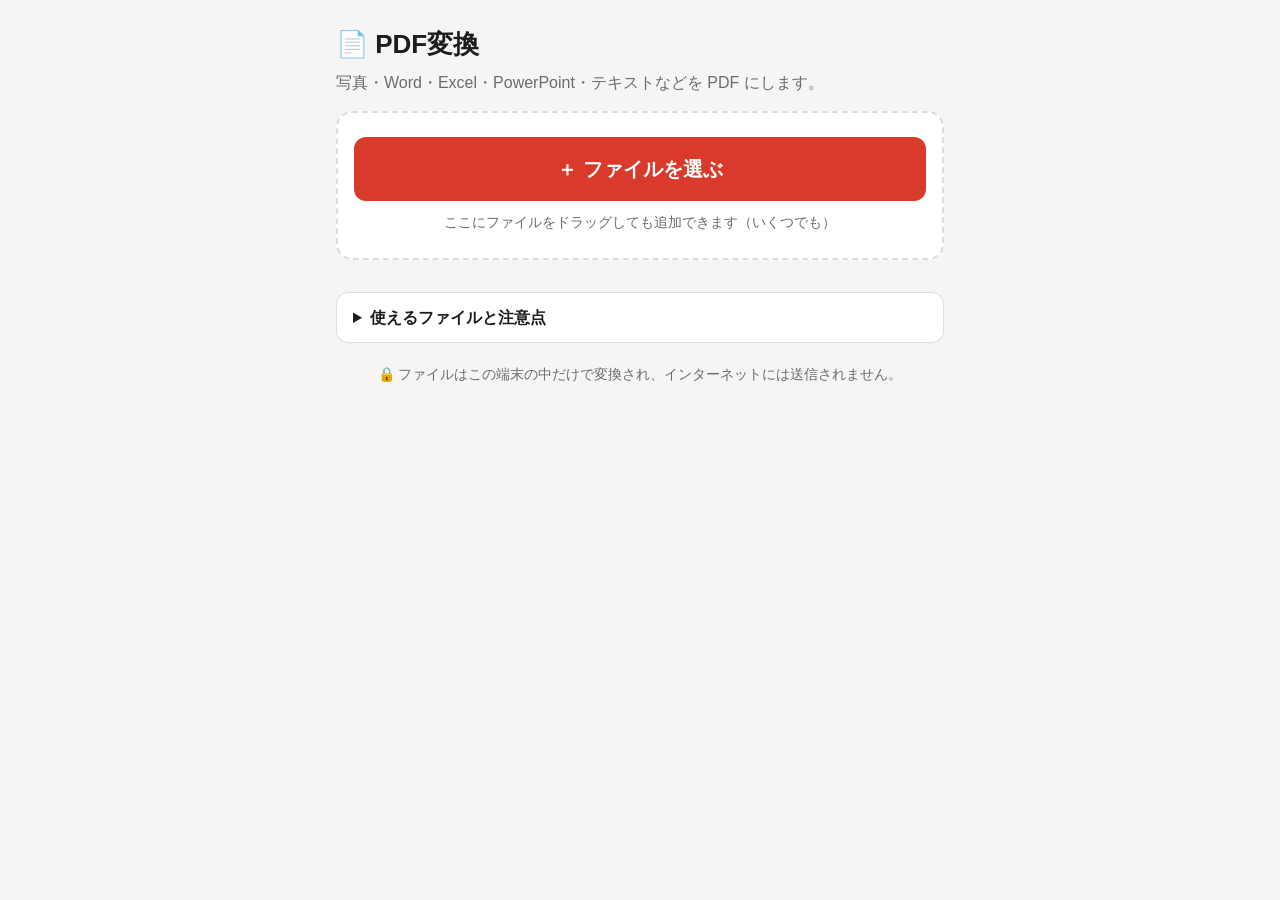
<file: index.html>
<!doctype html>
<html lang="ja">
<head>
<meta charset="utf-8">
<meta name="viewport" content="width=device-width, initial-scale=1, viewport-fit=cover">
<!-- 外部への通信を禁止する（ファイルがこの端末の外に送られないことを、ブラウザの仕組みで保証する）。
     'unsafe-eval' は HEIC 変換の部品（heic2any）が内部で使うため。通信の許可には関係しない -->
<meta http-equiv="Content-Security-Policy" content="default-src 'self'; script-src 'self' 'unsafe-eval'; style-src 'self' 'unsafe-inline'; img-src 'self' data: blob:; font-src 'self' data:; connect-src 'self' data: blob:; worker-src 'self' blob:; frame-src 'self' blob: data:; object-src 'none'; base-uri 'none'; form-action 'none'">
<title>PDF変換</title>
<meta name="description" content="写真・Word・Excel・PowerPoint・テキストなどを、ブラウザだけでPDFにします。ファイルは外部に送信されません。">
<meta name="theme-color" content="#d93a2b">
<link rel="manifest" href="manifest.webmanifest">
<link rel="icon" href="icon-32.png" sizes="32x32">
<link rel="apple-touch-icon" href="icon-180.png">
<link rel="stylesheet" href="style.css">
</head>
<body>
<main>
  <header>
    <h1>📄 PDF変換</h1>
    <p class="lead">写真・Word・Excel・PowerPoint・テキストなどを PDF にします。</p>
  </header>

  <section id="drop" class="drop">
    <input id="file-input" type="file" multiple hidden>
    <button id="pick-btn" class="pick" type="button">＋ ファイルを選ぶ</button>
    <p class="drop-hint">ここにファイルをドラッグしても追加できます（いくつでも）</p>
  </section>

  <section id="list-section" hidden>
    <div class="list-head">
      <h2>選んだファイル <span id="count"></span></h2>
      <div class="list-tools">
        <button id="sort-btn" type="button" class="link">名前順</button>
        <button id="clear-btn" type="button" class="link">すべて外す</button>
      </div>
    </div>
    <p class="note">上から順番にページになります。↑↓で並べ替えできます。</p>
    <ul id="list" class="list"></ul>

    <fieldset class="mode">
      <legend>PDFの作り方</legend>
      <label><input type="radio" name="mode" value="merge" checked> 1つのPDFにまとめる</label>
      <label><input type="radio" name="mode" value="separate"> ファイルごとに別々のPDFにする</label>
    </fieldset>

    <button id="convert-btn" class="primary" type="button">PDFにする</button>
  </section>

  <section id="progress-section" hidden>
    <progress id="progress" max="1" value="0"></progress>
    <p id="progress-text" class="progress-text"></p>
  </section>

  <section id="result-section" hidden>
    <p id="result-text" class="result-text"></p>
    <div class="result-buttons">
      <a id="download-link" class="primary" href="#">ダウンロード</a>
      <button id="share-btn" class="secondary" type="button" hidden>共有・「ファイル」に保存</button>
    </div>
  </section>

  <section id="error-section" class="errors" hidden>
    <h2>変換できなかったファイル</h2>
    <ul id="error-list"></ul>
  </section>

  <details class="help">
    <summary>使えるファイルと注意点</summary>
    <ul>
      <li><b>画像</b>（JPG・PNG・HEIC など）… 1枚が1ページになります</li>
      <li><b>PDF</b> … そのままつなげます（複数のPDFを1つにまとめられます）</li>
      <li><b>Word</b>（.docx）… 文字・見出し・表・画像が入ります。ヘッダー・フッターや細かい配置は再現されません</li>
      <li><b>Excel</b>（.xlsx / .xls）・<b>CSV</b> … シートごとに表になります。横に広い表は横向き・縮小します</li>
      <li><b>PowerPoint</b>（.pptx）… 1スライドが1ページです。文字・画像・表は入りますが、グラフや SmartArt は表示されません</li>
      <li><b>テキスト・Markdown・Webページ</b>（.txt / .md / .html）</li>
    </ul>
    <p>できたPDFは「ページの写真」のような作りです。<b>PDFの中の文字は選択・検索できません。</b></p>
    <p>古い形式の .doc / .ppt は使えません。Word・PowerPoint で .docx / .pptx に保存し直してください。</p>
  </details>

  <footer>🔒 ファイルはこの端末の中だけで変換され、インターネットには送信されません。</footer>
</main>
<script src="converters.js"></script>
<script src="pdf.js"></script>
<script src="app.js"></script>
</body>
</html>
</file>
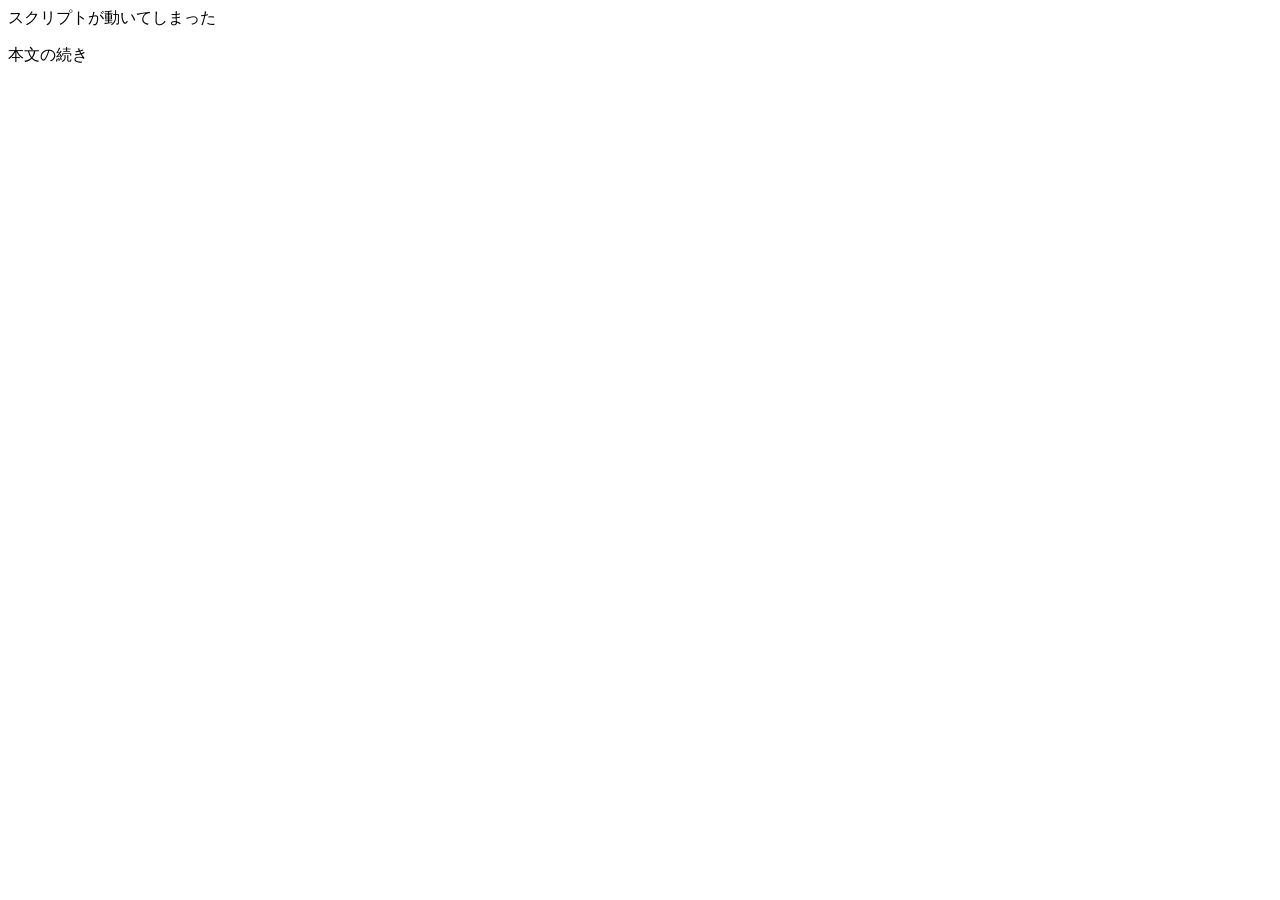
<file: samples/保存したページ.html>
<!doctype html><html><head><meta charset="utf-8"><title>テスト</title>
<style>body{font-family:sans-serif} .box{background:#ffe;border:2px solid #cc0;padding:10px}</style></head>
<body><h1>保存したWebページ</h1><p class="box">スタイル付きの段落</p>
<img src="https://example.com/tracker.png" alt="外部画像">
<script>document.body.innerHTML='スクリプトが動いてしまった'</script>
<p onclick="alert(1)">本文の続き</p></body></html>
</file>
<file: style.css>
:root {
  --bg: #f6f5f3;
  --card: #ffffff;
  --text: #1d1d1f;
  --sub: #6b6b70;
  --line: #dedcd8;
  --accent: #d93a2b;
  --accent-text: #ffffff;
  --accent-soft: #fbe9e7;
  --bad: #b3261e;
  --bad-soft: #fdecea;
  --ok: #1e7a3c;
}
@media (prefers-color-scheme: dark) {
  :root {
    --bg: #151517;
    --card: #222225;
    --text: #f2f2f4;
    --sub: #a1a1a8;
    --line: #3a3a3f;
    --accent: #ff6b5b;
    --accent-text: #1a0d0b;
    --accent-soft: #3a2220;
    --bad: #ff8a80;
    --bad-soft: #3b2120;
    --ok: #6fd18f;
  }
}

* { box-sizing: border-box; }
html { -webkit-text-size-adjust: 100%; }
body {
  margin: 0;
  background: var(--bg);
  color: var(--text);
  font-family: -apple-system, BlinkMacSystemFont, "Hiragino Sans", "Yu Gothic UI", Meiryo, sans-serif;
  font-size: 16px;
  line-height: 1.6;
}
main {
  max-width: 640px;
  margin: 0 auto;
  padding: max(16px, env(safe-area-inset-top)) 16px max(32px, env(safe-area-inset-bottom));
}
header h1 { font-size: 26px; margin: 8px 0 0; }
.lead { margin: 4px 0 16px; color: var(--sub); }
h2 { font-size: 17px; margin: 0; }
button { font: inherit; }
button { cursor: pointer; }
button:disabled { cursor: default; opacity: 0.45; }

.drop {
  border: 2px dashed var(--line);
  border-radius: 16px;
  background: var(--card);
  padding: 24px 16px;
  text-align: center;
  transition: border-color 0.15s, background 0.15s;
}
.drop.dragging { border-color: var(--accent); background: var(--accent-soft); }
.pick {
  width: 100%;
  min-height: 64px;
  border: 0;
  border-radius: 12px;
  background: var(--accent);
  color: var(--accent-text);
  font-size: 20px;
  font-weight: 700;
}
.drop-hint { margin: 10px 0 0; color: var(--sub); font-size: 14px; }

#list-section { margin-top: 24px; }
.list-head { display: flex; align-items: baseline; justify-content: space-between; gap: 8px; flex-wrap: wrap; }
#count { font-weight: normal; color: var(--sub); font-size: 14px; }
.list-tools { display: flex; gap: 12px; }
.link { border: 0; background: none; color: var(--accent); padding: 4px 0; font-size: 15px; }
.note { margin: 4px 0 8px; color: var(--sub); font-size: 14px; }

.list { list-style: none; margin: 0; padding: 0; display: flex; flex-direction: column; gap: 8px; }
.item {
  display: flex;
  align-items: center;
  gap: 10px;
  background: var(--card);
  border: 1px solid var(--line);
  border-radius: 12px;
  padding: 10px 8px 10px 12px;
}
.item.bad { background: var(--bad-soft); border-color: transparent; }
.item-icon { font-size: 24px; flex: none; }
.item-info { flex: 1; min-width: 0; }
.item-name { font-weight: 600; overflow-wrap: anywhere; line-height: 1.4; }
.item-sub { color: var(--sub); font-size: 13px; line-height: 1.4; }
.item.bad .item-sub { color: var(--bad); }
.item-tools { display: flex; gap: 2px; flex: none; }
.icon-btn {
  width: 40px;
  height: 40px;
  border: 0;
  border-radius: 10px;
  background: transparent;
  color: var(--text);
  font-size: 18px;
}
.icon-btn:not(:disabled):hover { background: var(--bg); }

.mode { border: 0; margin: 20px 0 0; padding: 0; display: flex; flex-direction: column; gap: 6px; }
.mode legend { font-weight: 700; margin-bottom: 6px; padding: 0; }
.mode label {
  display: flex;
  align-items: center;
  gap: 10px;
  background: var(--card);
  border: 1px solid var(--line);
  border-radius: 12px;
  padding: 12px;
}
.mode input { width: 20px; height: 20px; accent-color: var(--accent); margin: 0; }

.primary, .secondary {
  display: flex;
  align-items: center;
  justify-content: center;
  width: 100%;
  min-height: 56px;
  margin-top: 20px;
  border-radius: 12px;
  font-size: 18px;
  font-weight: 700;
  text-decoration: none;
}
.primary { border: 0; background: var(--accent); color: var(--accent-text); }
.secondary { border: 2px solid var(--accent); background: transparent; color: var(--accent); margin-top: 10px; }

#progress-section { margin-top: 24px; }
progress { width: 100%; height: 12px; accent-color: var(--accent); }
.progress-text { margin: 8px 0 0; color: var(--sub); overflow-wrap: anywhere; }

#result-section {
  margin-top: 24px;
  background: var(--card);
  border: 1px solid var(--line);
  border-radius: 16px;
  padding: 16px;
}
.result-text { margin: 0; font-weight: 600; color: var(--ok); overflow-wrap: anywhere; }
.result-buttons .primary { margin-top: 12px; }

.errors { margin-top: 20px; background: var(--bad-soft); border-radius: 12px; padding: 14px 16px; }
.errors h2 { color: var(--bad); font-size: 16px; }
.errors ul { margin: 8px 0 0; padding-left: 20px; }
.errors li { overflow-wrap: anywhere; }

.help { margin-top: 32px; background: var(--card); border: 1px solid var(--line); border-radius: 12px; padding: 12px 16px; }
.help summary { cursor: pointer; font-weight: 700; }
.help ul { padding-left: 20px; }
.help li { margin: 4px 0; }
.help p { margin: 8px 0; font-size: 15px; }

footer { margin-top: 20px; color: var(--sub); font-size: 14px; text-align: center; }
</file>
